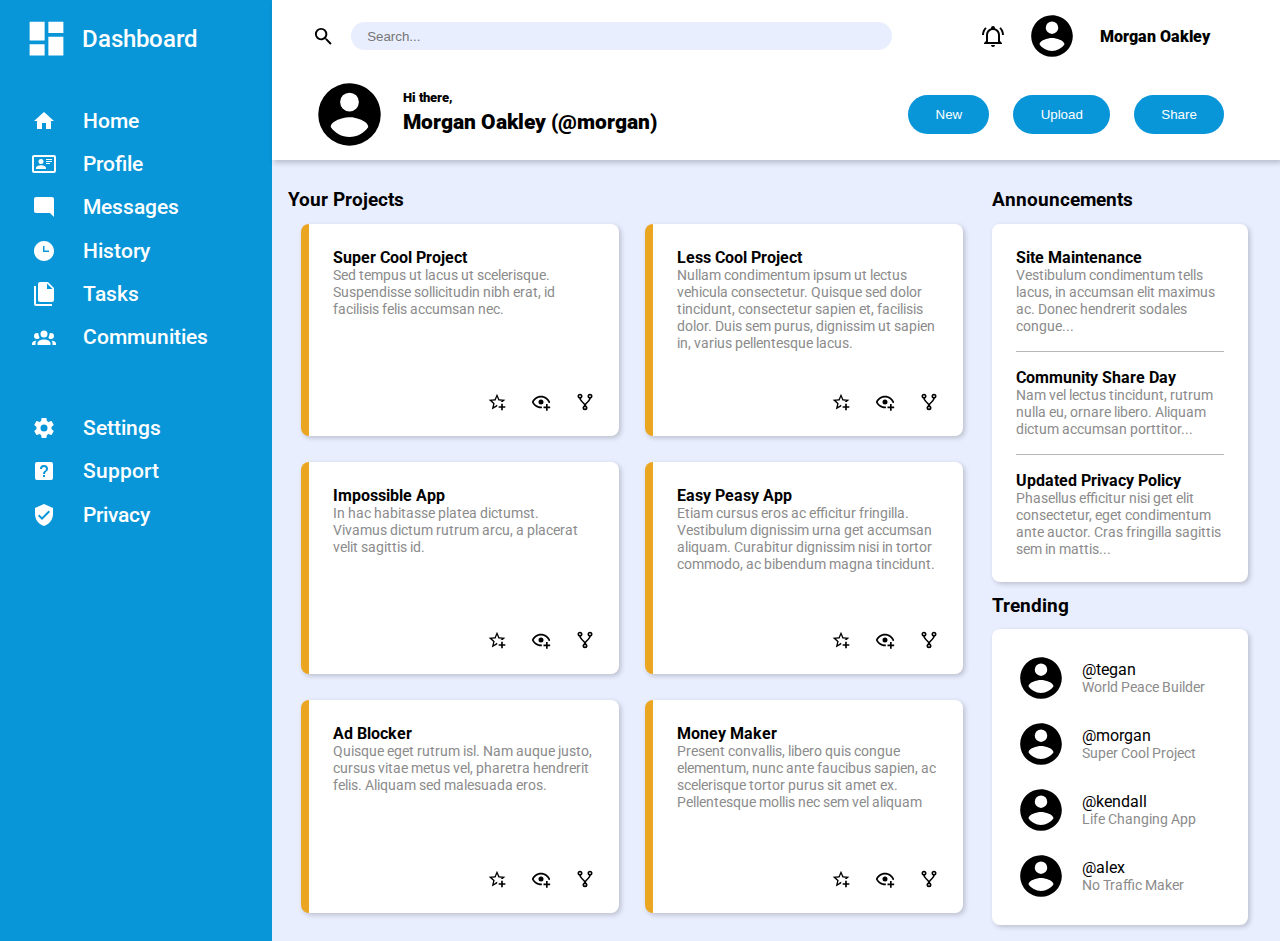
<file: admin_dashboard/index.html>
<!DOCTYPE html>
<html lang="en">
<head>
    <meta charset="UTF-8">
    <meta name="viewport" content="width=device-width, initial-scale=1.0">
    <link rel="stylesheet" href="./styles/style.css">
    
    <link href="https://fonts.googleapis.com/css2?family=Roboto:ital,wght@0,400;0,500;0,700;0,900;1,400;1,700;1,900&display=swap" rel="stylesheet">
    <title>Admin Dashboard</title>
</head>
<body>
    <div class="header">
        <section class="search-bar">
            <img src="./images/search.svg" alt="Search Icon" class="search-logo">
            <input type="text" class="search-field" placeholder="Search...">
            <div class="search-buttons">
                <img src="./images/notifications.svg" alt="Notifications Icon" class="alarm-bell">
                <img src="./images/account-circle.svg" alt="User Profile Icon" class="user-logo">
                <div class="user-name">Morgan Oakley</div>
            </div>
        </section>
        <section class="user-bar">
            <img src="./images/account-circle.svg" alt="User Profile Icon" class="user-logo">
            <div class="welcome">
                <div class="greeting">Hi there,</div>
                <div class="user-name">Morgan Oakley (@morgan)</div>
            </div>
            <div class="action-buttons">
                <button type="button" id="new">New</button>
                <button type="button" id="upload">Upload</button>
                <button type="button" id="share">Share</button>
            </div>
        </section>
    </div>
    <section class="sidebar">
        <div class="sidebar-header">
            <img src="./images/dashboard.svg" alt="Dashboard logo">
            <div class="sidebar-text">Dashboard</div>
        </div>
        <section class="nav">
            <ul class="nav-top">
                <li class="sidebar-link">
                    <img src="./images/home.svg" alt="Home icon">
                    <div class="sidebar-text">Home</div>
                </li>
                <li class="sidebar-link">
                    <img src="./images/profile.svg" alt="Profile icon">
                    <div class="sidebar-text">Profile</div>
                </li>
                <li class="sidebar-link">
                    <img src="./images/messages.svg" alt="Messages icon">
                    <div class="sidebar-text">Messages</div>
                </li>
                <li class="sidebar-link">
                    <img src="./images/history.svg" alt="History icon">
                    <div class="sidebar-text">History</div>
                </li>
                <li class="sidebar-link">
                    <img src="./images/tasks.svg" alt="Tasks icon">
                    <div class="sidebar-text">Tasks</div>
                </li>
                <li class="sidebar-link">
                    <img src="./images/communities.svg" alt="Communities icon">
                    <div class="sidebar-text">Communities</div>
                </li>
            </ul>
            <ul class="nav-bottom">
                <li class="sidebar-link">
                    <img src="./images/settings.svg" alt="Settings icon">
                    <div class="sidebar-text">Settings</div>
                </li>
                <li class="sidebar-link">
                    <img src="./images/support.svg" alt="Support icon">
                    <div class="sidebar-text">Support</div>
                </li>
                <li class="sidebar-link">
                    <img src="./images/privacy.svg" alt="Privacy icon">
                    <div class="sidebar-text">Privacy</div>
                </li>
            </ul>
        </section>
    </section>

    <main>
        <section class="content">
            <div class="projects">
                <h3>Your Projects</h3>
                <div class="card">
                    <h4>Super Cool Project</h4>
                    <p>                       
                        Sed tempus ut lacus ut scelerisque.
                        Suspendisse sollicitudin nibh erat, id
                        facilisis felis accumsan nec.
                    </p>
                    <div class="card-actions">
                        <img src="./images/star-plus-outline.svg" alt="Favorite Icon">
                        <img src="./images/eye-plus-outline.svg" alt="Watch Icon">
                        <img src="./images/source-fork.svg" alt="Fork Icon">
                    </div>
                </div>
                <div class="card">
                    <h4>Less Cool Project</h4>
                    <p>                       
                        Nullam condimentum ipsum ut lectus vehicula
                        consectetur. Quisque sed dolor tincidunt,
                        consectetur sapien et, facilisis dolor. Duis sem
                        purus, dignissim ut sapien in, varius
                        pellentesque lacus.
                    </p>
                    <div class="card-actions">
                        <img src="./images/star-plus-outline.svg" alt="Favorite Icon">
                        <img src="./images/eye-plus-outline.svg" alt="Watch Icon">
                        <img src="./images/source-fork.svg" alt="Fork Icon">
                    </div>
                </div>
                <div class="card">
                    <h4>Impossible App</h4>
                    <p>                       
                        In hac habitasse platea dictumst. Vivamus
                        dictum rutrum arcu, a placerat velit sagittis
                        id.
                    </p>
                    <div class="card-actions">
                        <img src="./images/star-plus-outline.svg" alt="Favorite Icon">
                        <img src="./images/eye-plus-outline.svg" alt="Watch Icon">
                        <img src="./images/source-fork.svg" alt="Fork Icon">
                    </div>
                </div>
                <div class="card">
                    <h4>Easy Peasy App</h4>
                    <p>                       
                        Etiam cursus eros ac efficitur fringilla.
                        Vestibulum dignissim urna get accumsan
                        aliquam. Curabitur dignissim nisi in tortor
                        commodo, ac bibendum magna tincidunt.
                    </p>
                    <div class="card-actions">
                        <img src="./images/star-plus-outline.svg" alt="Favorite Icon">
                        <img src="./images/eye-plus-outline.svg" alt="Watch Icon">
                        <img src="./images/source-fork.svg" alt="Fork Icon">
                    </div>
                </div>
                <div class="card">
                    <h4>Ad Blocker</h4>
                    <p>                       
                        Quisque eget rutrum isl. Nam auque
                        justo, cursus vitae metus vel, pharetra
                        hendrerit felis. Aliquam sed malesuada
                        eros.
                    </p>
                    <div class="card-actions">
                        <img src="./images/star-plus-outline.svg" alt="Favorite Icon">
                        <img src="./images/eye-plus-outline.svg" alt="Watch Icon">
                        <img src="./images/source-fork.svg" alt="Fork Icon">
                    </div>
                </div>
                <div class="card">
                    <h4>Money Maker</h4>
                    <p>                       
                        Present convallis, libero quis congue
                        elementum, nunc ante faucibus sapien, ac
                        scelerisque tortor purus sit amet ex.
                        Pellentesque mollis nec sem vel aliquam
                      
                    </p>
                    <div class="card-actions">
                        <img src="./images/star-plus-outline.svg" alt="Favorite Icon">
                        <img src="./images/eye-plus-outline.svg" alt="Watch Icon">
                        <img src="./images/source-fork.svg" alt="Fork Icon">
                    </div>
                </div>
            </div>
            <div class="main-sidebar">
                <h3>Announcements</h3>
                <div class="news-list">
                    <div class="news-item">
                        <h4>Site Maintenance</h4>
                        <p>                       
                            Vestibulum condimentum tells lacus,
                            in accumsan elit maximus ac. Donec
                            hendrerit sodales congue...
                        </p>
                    </div>
                    <div class="news-item">
                        <h4>Community Share Day</h4>
                        <p>                       
                            Nam vel lectus tincidunt, rutrum nulla
                            eu, ornare libero. Aliquam dictum
                            accumsan porttitor...
                        </p>
                    </div>
                    <div class="news-item">
                        <h4>Updated Privacy Policy</h4>
                        <p>                       
                            Phasellus efficitur nisi get elit
                            consectetur, eget condimentum ante
                            auctor. Cras fringilla sagittis sem in
                            mattis...
                        </p>
                    </div>
                </div>
                <h3>Trending</h3>
                <div class="user-list">
                    <div class="user">
                        <img src="./images/account-circle.svg" alt="User Profile Icon">
                        <div>
                            <div class="username">
                                @tegan
                            </div>
                            <div class="description">
                                World Peace Builder
                            </div>
                        </div>
                    </div>
                    <div class="user">
                        <img src="./images/account-circle.svg" alt="User Profile Icon">
                        <div>
                            <div class="username">
                                @morgan
                            </div>
                            <div class="description">
                                Super Cool Project
                            </div>
                        </div>
                    </div>
                    <div class="user">
                        <img src="./images/account-circle.svg" alt="User Profile Icon">
                        <div>
                            <div class="username">
                                @kendall
                            </div>
                            <div class="description">
                                Life Changing App
                            </div>
                        </div>
                    </div>
                    <div class="user">
                        <img src="./images/account-circle.svg" alt="User Profile Icon">
                        <div>
                            <div class="username">
                                @alex
                            </div>
                            <div class="description">
                                No Traffic Maker
                            </div>
                        </div>
                    </div>
                
                </div>
            </div>
        </section>
    </main>
</body>
</html>
</file>
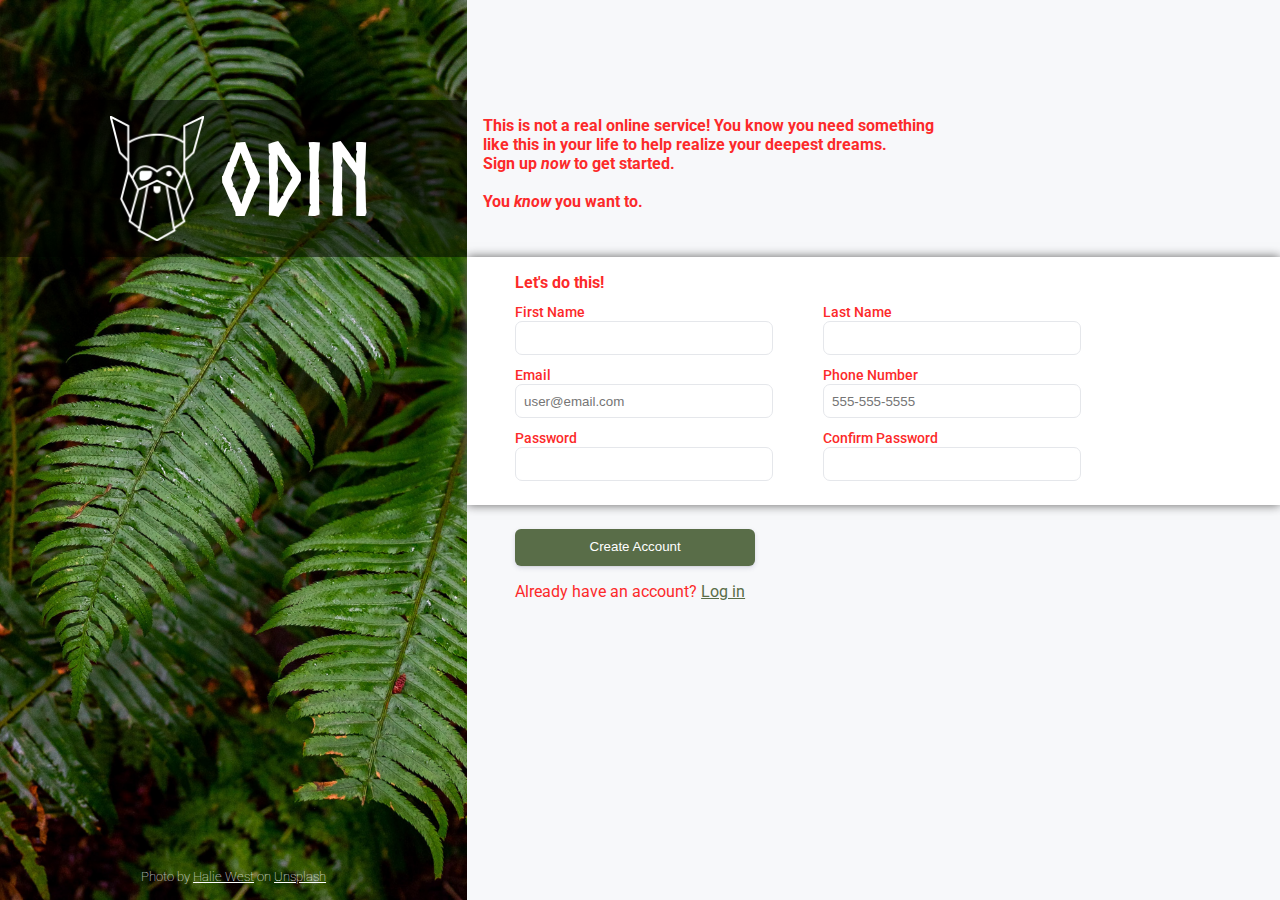
<file: sign_up_form/index.html>
<!DOCTYPE html>
<html lang="en">
<head>
    <meta charset="UTF-8">
    <meta name="viewport" content="width=device-width, initial-scale=1.0">
    <link rel="stylesheet" href="./styles/style.css">
    <script src="./scripts/script.js" defer></script>
    <link href="https://fonts.googleapis.com/css2?family=Roboto:ital,wght@0,400;0,500;0,700;0,900;1,400;1,700;1,900&display=swap" rel="stylesheet">
    <title>Sign-Up Form</title>
</head>
<body>
    <section class="sidebar">
        <div class="hero">
            <img class="hero-img" src="./images/odin-lined.png" alt="The Odin Project Logo">
            <h1>ODIN</h1>
        </div>
        <div class="img-credit">Photo by <a href="https://unsplash.com/@haliewestphoto">Halie West</a> on 
            <a href="https://unsplash.com/photos/green-leaf-plant-in-close-up-photography-25xggax4bSA">Unsplash</a>
        </div>
    </section>
    <section class="main">
        <div class="cta">
            This is not a real online service! You know you need something like this in your 
            life to help realize your deepest dreams.
            <br>
            Sign up <em>now</em> to get started.
            <br>
            <br>
            You <em>know</em> you want to.
        </div>
        <form class="form" id="sign-up" action="" method="GET" >
            <legend>Let's do this!</legend>
            <div class="form-row">
                <div class="form-element">
                    <label for="first-name">First Name</label>
                    <input id="first-name" name="first-name" type="text">
                </div>
                <div class="form-element">
                    <label for="last-name">Last Name</label>
                    <input id="last-name" name="last-name" type="text">
                </div>
            </div>
            <div class="form-row">
                <div class="form-element">
                    <label for="email">Email</label>
                    <input id="email" name="user-email" type="email" placeholder="user@email.com">
                </div>
                <div class="form-element">
                    <label for="phone-number">Phone Number</label>
                    <input id="phone-number" name="user-phone-number" type="tel" pattern="[0-9]{3}-[0-9]{3}-[0-9]{4}" placeholder="555-555-5555">
                </div>
            </div>
            <div class="form-row">
                <div class="form-element">
                    <label for="password">Password</label>
                    <input id="password" name="user-password" type="password" onkeyup="check();">
                </div>
                <div class="form-element">
                    <label for="password-confirm">Confirm Password</label>
                    <input id="password-confirm" name="user-confirm-password" type="password"onkeyup="check();">
                    <span id="matched"></span>
                </div>
            </div>          
        </form>
        <div class="form-end">
            <button type="submit" form="sign-up">Create Account</button>
            <p class="login">Already have an account? <a href="#">Log in</a></p>
        </div>
    </section>

</body>
</html>
</file>
<file: admin_dashboard/styles/style.css>
@import "sidebar.css";
@import "header.css";
@import "main.css";

*{
    margin: 0;
    padding: 0;
}

:root{
    --sidebar-width: 20rem;
    --color-blue: #0896d8;
    --color-main: rgb(233, 238, 255);
    --card-box-shadow: 2px 2px 5px rgba(0, 0, 0, .2);
}

body{
    display: grid;
    grid-template-columns: 1.35fr 5fr;;
    grid-template-rows: 1fr 6fr;
    height: 100vh;
    font-family: "Roboto", sans-serif;
}

li{
    list-style: none;
}
</file>
<file: sign_up_form/styles/style.css>
:root{
    --shadow-color: #616161;
    color: #fc2a2a
}
*{
    margin: 0;
    padding: 0;
}

body{
    display: flex;
    font-family: "Roboto", sans-serif;
}

.sidebar {
    display: flex;
    flex-direction: column;
    justify-content: space-between;
    align-items: center;
    background-image: url("../images/background2.jpg");
    background-size: cover;
    background-repeat: no-repeat;
    background-position: center;
    width: 40%;
    height: 100vh;
    color: white;
    overflow: hidden;
}

.sidebar .hero{
    display: flex;
    justify-content: center;
    align-items: center;
    background-color: rgba(0, 0, 0, 0.5);
    width: 100%;
    top: min(calc(100vw * 0.2 - 100px), 100px);
    position: relative;
}

.sidebar .hero-img{
    display: flex;
    height: 125px;
    margin: 1rem;
    overflow: clip;
}
.sidebar .img-credit{
    font-size: .8rem;
    font-weight: 100;
    margin: 1rem;
}

h1{
    font-size: 100px;
    font-family: "Norse-Bold", sans-serif;
}

a{
    color: white;
}

.main{
    background-color: #f7f8fa;
    flex-grow: 1;
}

.cta{
    padding: 1rem;
    font-weight: bold;
    margin-top: max(10px, min(calc(100vw * 0.2 - 100px), 100px));
    margin-bottom: max(10px, min(calc(100vw * 0.2 - 100px), 30px));
    text-wrap: balance;
}

.form{
    display: flex;
    flex-direction: column;
    flex-grow: 1;
    background-color: white;
    box-shadow: 0 0 10px var(--shadow-color);
    padding: 1rem 3rem 1.5rem 3rem;
}

.form-row{
    display: flex;
}

.form-element{
    display: flex;
    flex-direction: column;
    margin-right: 50px;
    margin-top: 12px;
}

.form-end{
    display: flex;
    flex-direction: column;
    margin-left: 3rem;
    margin-top: 1.5rem;
    gap: 1rem;
}

button{
    width: 15rem;
    color: white;
    background-color: #596D48;
    border-radius: 6px;
    border: none;
    outline: none;
    padding: 10px 40px 12px 40px;
    box-shadow: rgba(50, 50, 105, 0.15) 0px 2px 5px 0px, rgba(0, 0, 0, 0.05) 0px 1px 1px 0px;
}

label{
    font-weight: 500;
    font-size: 0.9rem;
}

input{
    width: 15rem;
    border: 1px solid #E5E7EB;
    border-radius: 7px;
    height: 1.5rem;
    padding: 4px 8px;
}

input:focus{
    outline: none;
    border: 2px solid #2f5fe2;
    box-shadow: 0 0 5px var(--shadow-color);
}

legend{
    font-weight: bold;
}

.login a{
    color: #596D48;
}


@font-face {
    font-family: "Norse-Bold";
    src: url("../fonts/Norse-Bold.otf");
}
</file>
